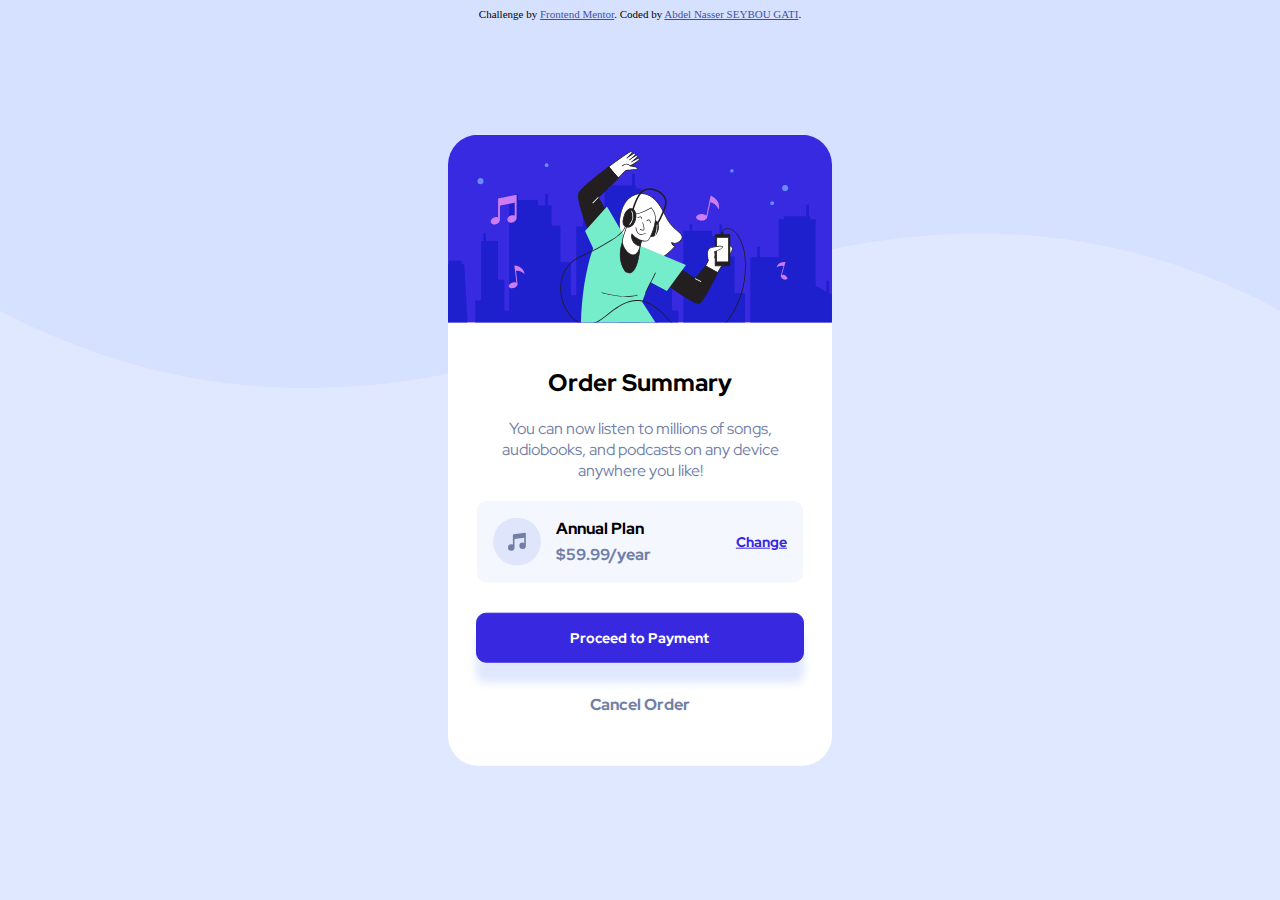
<file: 1-order-summary-component-main/index.html>
<!DOCTYPE html>
<html lang="en">
<head>
	<meta charset="UTF-8">
	<meta name="viewport" content="width=device-width, initial-scale=1.0"> <!-- displays site properly based on user's device -->
	<link rel="icon" type="image/png" sizes="32x32" href="./images/favicon-32x32.png">
	<title>Frontend Mentor | Order summary card</title>
	<!-- Feel free to remove these styles or customise in your own stylesheet 👍 -->
	<style>
	.attribution { font-size: 11px; text-align: center; }
	.attribution a { color: hsl(228, 45%, 44%); }
	</style>
	<link rel="stylesheet" href="style/style.css">
</head>

<body>
	<div id="order-card" role="main">
		<h1 class="sr-only">Order</h1>
		<img id="order-card-image" src="images/illustration-hero.svg" alt="">
		<div id="order-card-body">
			<h2>Order Summary</h2>
			<p id="order-summary">You can now listen to millions of songs, audiobooks, and podcasts on any 
			device anywhere you like!</p>
			<div id="order-plan">
				<div id="order-plan-text" class="d-flex">
					<img src="images/icon-music.svg" alt="Music icon">
					<div class="d-flex flex-direction-column">
						<p id="plan-type">Annual Plan</p>
						<p id="order-price">$59.99/year</p>
					</div>
				</div>
				<div id="order-plan-link"><a href="">Change</a></div>
			</div>
			<a href="" class="btn">Proceed to Payment</a>
			<button>Cancel Order</button>
		</div>
	</div>

	<aside class="attribution">
		Challenge by <a href="https://www.frontendmentor.io?ref=challenge" target="_blank">Frontend Mentor</a>. 
		Coded by <a href="#">Abdel Nasser SEYBOU GATI</a>.
	</aside>
</body>

</html>
</file>
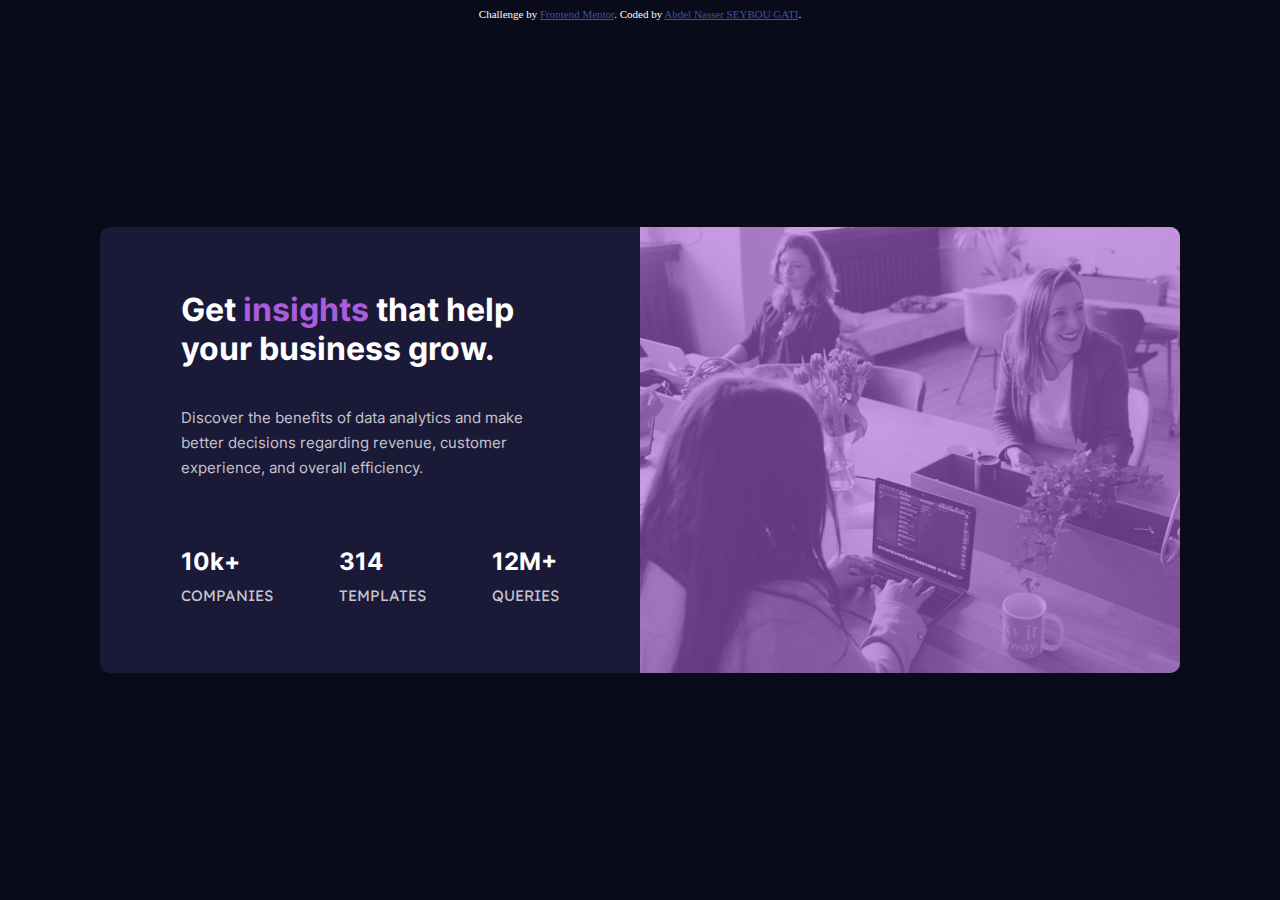
<file: 2-stats-preview-card-component-main/index.html>
<!DOCTYPE html>
<html lang="en">
<head>
  <meta charset="UTF-8">
  <meta name="viewport" content="width=device-width, initial-scale=1.0"> <!-- displays site properly based on user's device -->

  <link rel="icon" type="image/png" sizes="32x32" href="./images/favicon-32x32.png">
  <link rel="stylesheet" href="style/style.css">
  <title>Frontend Mentor | Stats preview card component</title>

  <!-- Feel free to remove these styles or customise in your own stylesheet 👍 -->
  <style>
    .attribution { font-size: 11px; text-align: center; }
    .attribution a { color: hsl(228, 45%, 44%); }
  </style>
</head>
<body>

	<div id="container">
		<div id="card" role="main">
			<img id="img-mobile" src="images/image-header-mobile.jpg" alt="">
			<div id="mobile-overlay"></div>
			<div id="card-text">
				<div id="card-text-body">
					<h1 id="card-title">Get <span>insights</span> that help your business grow.</h1>
					<p id="card-summary">Discover the benefits of data analytics and make better decisions regarding revenue, customer 
					experience, and overall efficiency.</p>
				</div>
				
				<div id="card-text-footer">
					<div id="companies" class="card-text-footer-element">
						<span class="stat-heading">10k+</span>
						<p>COMPANIES</p>
					</div>

					<div id="templates" class="card-text-footer-element">
						<span class="stat-heading">314</span>
						<p>TEMPLATES</p>
					</div>
					
					<div id="queries" class="card-text-footer-element">
						<span class="stat-heading">12M+</span>
						<p>QUERIES</p>
					</div>
				</div>
			</div>
			<img id="img-desktop" src="images/image-header-desktop.jpg" alt="">
			<div id="desktop-overlay"></div>
		</div>
	</div>
	
  	<aside class="attribution">
		Challenge by <a href="https://www.frontendmentor.io?ref=challenge" target="_blank">Frontend Mentor</a>. 
		Coded by <a href="#">Abdel Nasser SEYBOU GATI</a>.
  	</aside>
</body>
</html>
</file>
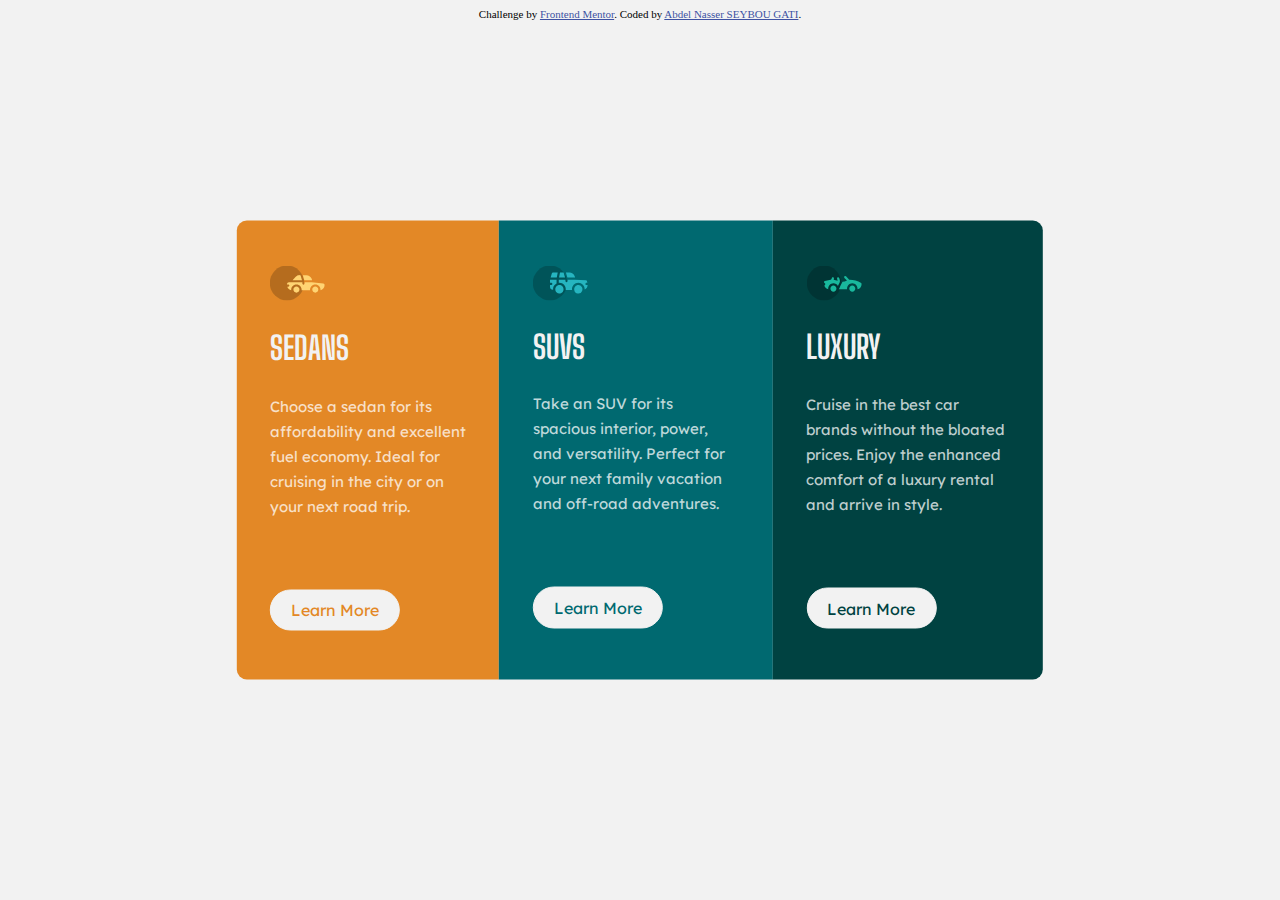
<file: 3-column-preview-card-component-main/index.html>
<!DOCTYPE html>
<html lang="en">
<head>
  <meta charset="UTF-8">
  <meta name="viewport" content="width=device-width, initial-scale=1.0"> <!-- displays site properly based on user's device -->

  <link rel="icon" type="image/png" sizes="32x32" href="./images/favicon-32x32.png">
  <link rel="stylesheet" href="style/style.css">
  <title>Frontend Mentor | 3-column preview card component</title>

  <!-- Feel free to remove these styles or customise in your own stylesheet 👍 -->
  <style>
    .attribution { font-size: 11px; text-align: center; }
    .attribution a { color: hsl(228, 45%, 44%); }
  </style>
</head>
<body>

	<div id="container" role="main" class="d-flex">
		<h1 class="sr-only">Rent a car</h1>

		<div id="sedans-section" class="d-flex justify-content-center">
			<div class="box d-flex flex-direction-column">
				<img src="images/icon-sedans.svg" alt="">
				<h2>SEDANS</h2>
				<p>Choose a sedan for its affordability and excellent fuel economy. Ideal for cruising in the city 
					or on your next road trip.</p>
				<a href="" class="bright-orange">Learn More</a>
			</div>
		</div>

		<div id="suvs-section" class="d-flex justify-content-center">
			<div class="box d-flex flex-direction-column">
				<img src="images/icon-suvs.svg" alt="">
				<h2>SUVS</h2>
				<p>Take an SUV for its spacious interior, power, and versatility. Perfect for your next family vacation 
					and off-road adventures.</p>
				<a href="" class="dark-cyan">Learn More</a>
			</div>	
		</div>

		<div id="luxury-section" class="d-flex justify-content-center">
			<div class="box d-flex flex-direction-column">	
				<img src="images/icon-luxury.svg" alt="">
				<h2>LUXURY</h2>
				<p>Cruise in the best car brands without the bloated prices. Enjoy the enhanced comfort of a luxury 
					rental and arrive in style.</p>
				<a href="" class="very-dark-cyan">Learn More</a>
			</div>
		</div>
	</div>

	<aside class="attribution">
		Challenge by <a href="https://www.frontendmentor.io?ref=challenge" target="_blank">Frontend Mentor</a>. 
		Coded by <a href="#">Abdel Nasser SEYBOU GATI</a>.
	</aside>
</body>
</html>
</file>
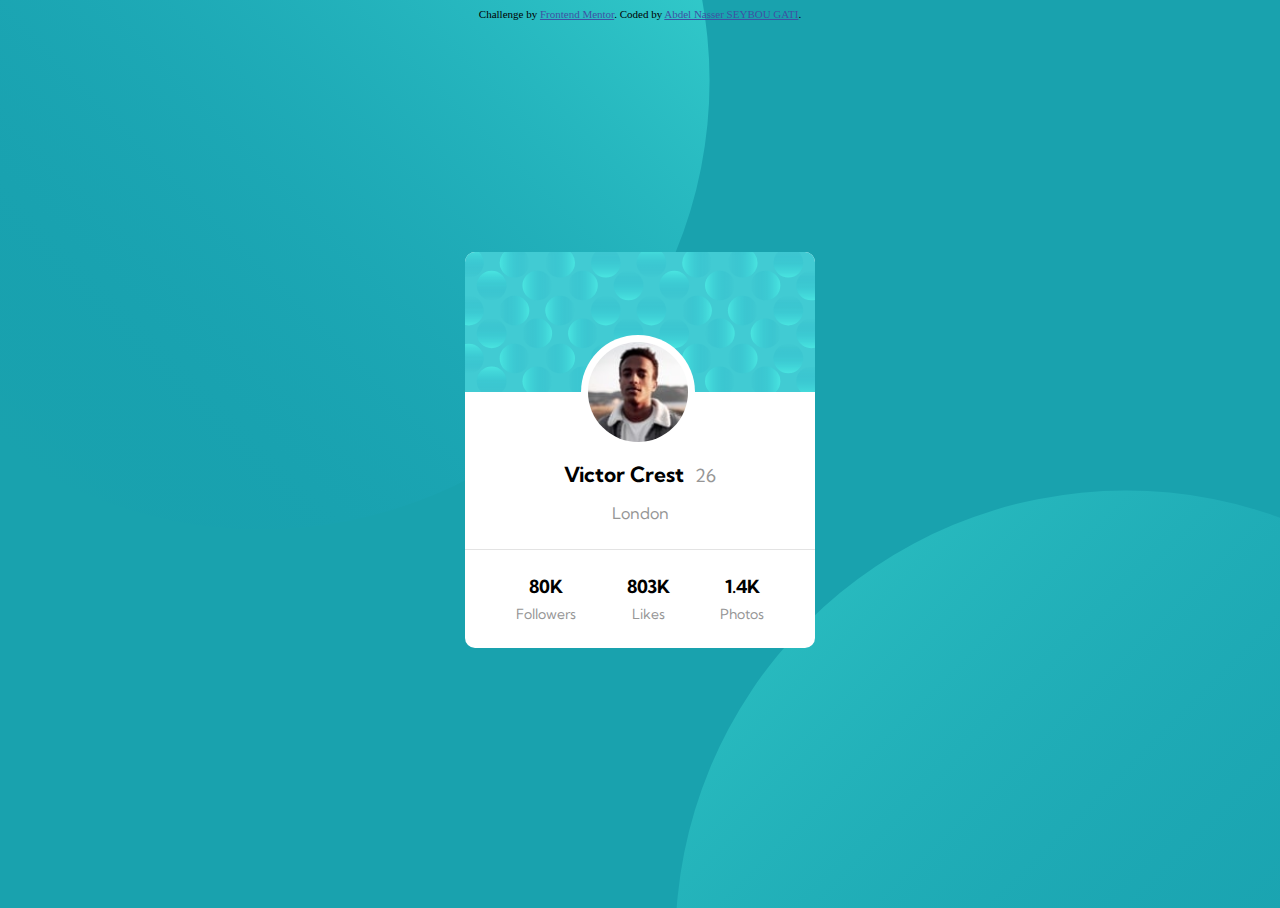
<file: 4-profile-card-component-main/index.html>
<!DOCTYPE html>
<html lang="en">
<head>
  <meta charset="UTF-8">
  <meta name="viewport" content="width=device-width, initial-scale=1.0"> <!-- displays site properly based on user's device -->
  <link rel="stylesheet" href="style/style.css">
  <link rel="icon" type="image/png" sizes="32x32" href="./images/favicon-32x32.png">
  
  <title>Frontend Mentor | Profile card component</title>

  <!-- Feel free to remove these styles or customise in your own stylesheet 👍 -->
  <style>
    .attribution { font-size: 11px; text-align: center; }
    .attribution a { color: hsl(228, 45%, 44%); }
  </style>
</head>
<body>

	<div id="container" role="main">
		<h1 class="sr-only">Profile card</h1>
		<div id="card">
			<div>
				<img id="card-header" src="images/bg-pattern-card.svg" alt="">
			</div>
			<div id="image-container">
				<img src="images/image-victor.jpg" alt="">
			</div>
			<div id="card-body">
				<div id="body-core">
					<div id="body-text">
						<span id="name">Victor Crest</span>
						<span id="age">26</span>
					</div>
					<p id="city">London</p>
				</div>
			</div>

			<div id="card-footer">
				<div>
					<span class="numbers">80K</span>
					<span class="categories">Followers</span>
				</div>
				<div>
					<span class="numbers">803K</span>
					<span class="categories">Likes</span>
				</div>		
				<div>
					<span class="numbers">1.4K</span>
					<span class="categories">Photos</span>
				</div>
			</div>
		</div>
	</div>

	<aside class="attribution">
		Challenge by <a href="https://www.frontendmentor.io?ref=challenge" target="_blank">Frontend Mentor</a>. 
		Coded by <a href="#">Abdel Nasser SEYBOU GATI</a>.
	</aside>
</body>
</html>
</file>
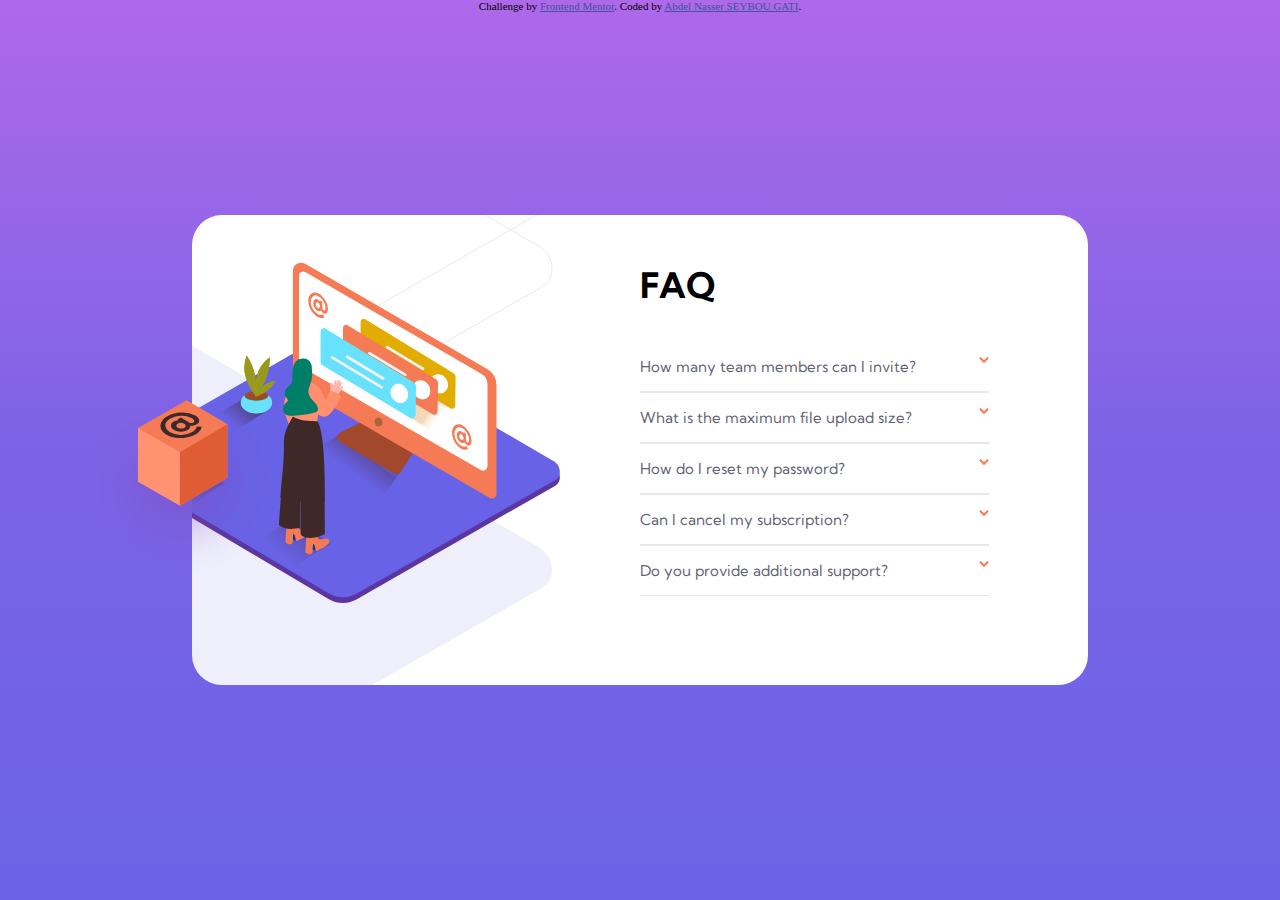
<file: 5-faq-accordion-card-main/index.html>
<!DOCTYPE html>
<html lang="en">
<head>
  <meta charset="UTF-8">
  <meta name="viewport" content="width=device-width, initial-scale=1.0"> <!-- displays site properly based on user's device -->
  <link rel="icon" type="image/png" sizes="32x32" href="./images/favicon-32x32.png">
  <link rel="stylesheet" href="style/style.css">
  <title>Frontend Mentor | FAQ Accordion Card</title>

  <style>
    .attribution { font-size: 11px; text-align: center; }
    .attribution a { color: hsl(228, 45%, 44%); }
  </style>
</head>
<body>
	
	<main>
		<img id="uglySquare" src="images/illustration-box-desktop.svg" alt="">
		<div id="faqImagesDesktop">
			<img id="woman" src="images/illustration-woman-online-desktop.svg" alt="">
		</div>
		<div id="faqImagesMobile">
			<img id="womanMobile" src="images/illustration-woman-online-mobile.svg" alt="">
			<img id="background-pattern-mobile" src="images/bg-pattern-mobile.svg" alt="">
		</div>
		
		<div id="faqTextContent">
			<article>
				<h1>FAQ</h1>
				<div id="sectionsGroup">
					<div class="section">
						<button id="firstButton" class="accordion">How many team members can I invite? <span></span></button>
						<div class="content-panel">
							<p>You can invite up to 2 additional users on the Free plan. There is no limit on 
								team members for the Premium plan.</p>
						</div>
						
					</div>
		
					<div class="section">
						<button class="accordion">What is the maximum file upload size? <span></span></button>
						<div class="content-panel">
							<p>No more than 2GB. All files in your account must fit your allotted storage space.</p>
						</div>
					</div>
		
					<div class="section">
						<button class="accordion">How do I reset my password? <span></span></button>
						<div class="content-panel">
							<p>Click “Forgot password” from the login page or “Change password” from your profile page.
								A reset link will be emailed to you.</p>
						</div>
					</div>
		
					<div class="section">
						<button class="accordion">Can I cancel my subscription? <span></span></button>
						<div class="content-panel">
							<p>Yes! Send us a message and we’ll process your request no questions asked.</p>
						</div>
					</div>
		
					<div class="section">
						<button class="accordion">Do you provide additional support? <span></span></button>
						<div class="content-panel">
							<p>Chat and email support is available 24/7. Phone lines are open during normal business hours.</p>
						</div>
					</div>
				</div>
				
			</article>
		</div>
		
	</main>

</body>
<footer>
	<div class="attribution">
		Challenge by <a href="https://www.frontendmentor.io?ref=challenge" target="_blank">Frontend Mentor</a>. 
		Coded by <a href="#">Abdel Nasser SEYBOU GATI</a>.
	</div>
	<script src="js/script.js"></script>
</footer>
</html>
</file>
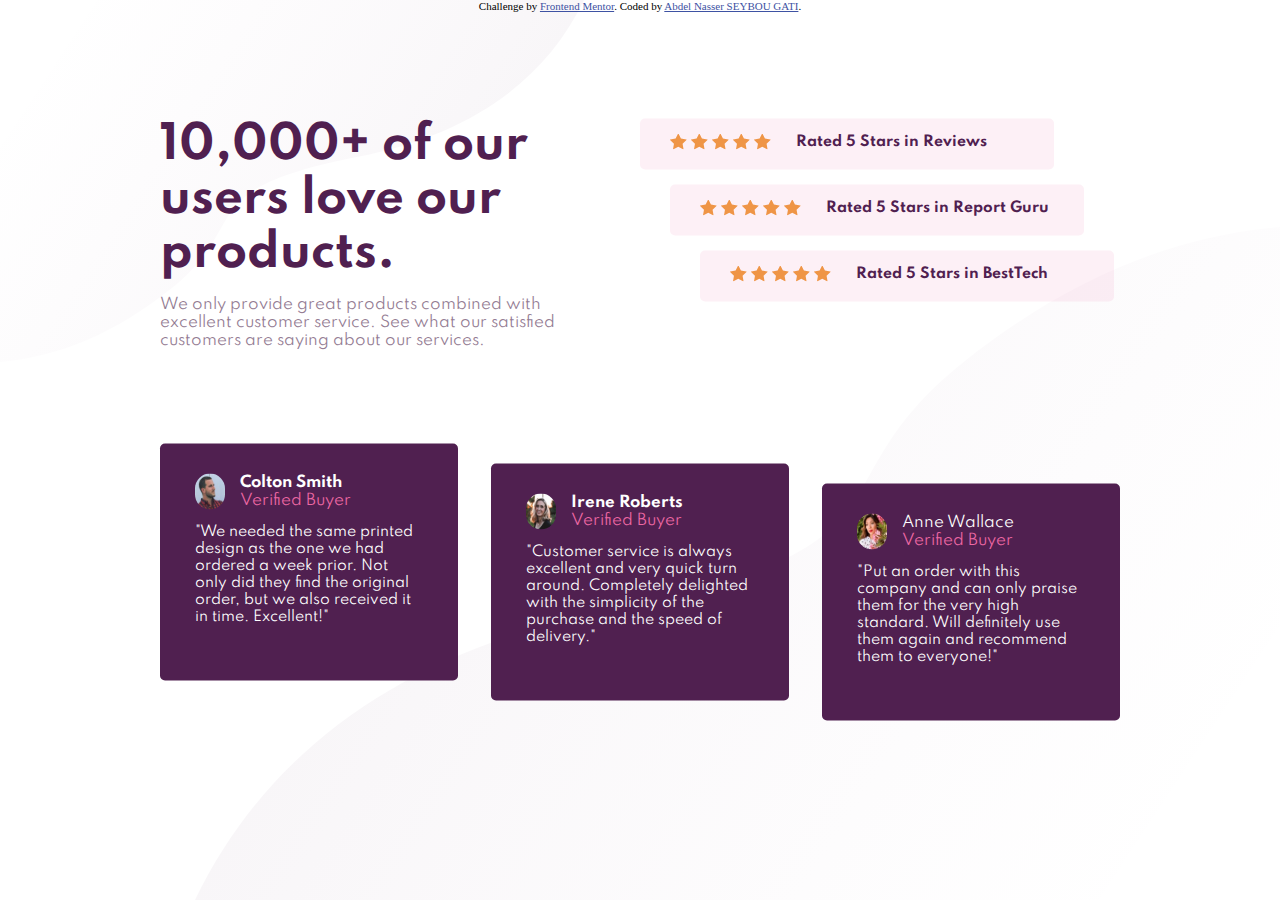
<file: 6-social-proof-section-master/index.html>
<!DOCTYPE html>
<html lang="en">
  <head>
    <meta charset="UTF-8" />
    <meta name="viewport" content="width=device-width, initial-scale=1.0" /> <!-- displays site properly based on user's device -->
    <link rel="icon"type="image/png" sizes="32x32" href="./images/favicon-32x32.png"/>
    <title>Frontend Mentor | Social proof section</title>
	<link rel="stylesheet" href="style/style.css">
    <!-- Feel free to remove these styles or customise in your own stylesheet 👍 -->
    <style>
      .attribution {
        font-size: 11px;
        text-align: center;
      }
      .attribution a {
        color: hsl(228, 45%, 44%);
      }
    </style>
  </head>

	<body>
		<div id="container" role="main" class="d-flex flex-direction-column justify-space-around">
			<div id="upperPart" class="d-flex justify-space-between">
				<div class="w-45">
					<h1>10,000+ of our users love our products.</h1>
					<p class="color-grayish">We only provide great products combined with excellent customer service.
						See what our satisfied customers are saying about our services.</p>
				</div>

				<div class="w-50">
					<div class="ratingBox d-flex w-80">
						<div class="stars">
							<img src="images/icon-star.svg" class="icon-star img-fluid" alt="">
							<img src="images/icon-star.svg" class="icon-star img-fluid" alt="">
							<img src="images/icon-star.svg" class="icon-star img-fluid" alt="">
							<img src="images/icon-star.svg" class="icon-star img-fluid" alt="">
							<img src="images/icon-star.svg" class="icon-star img-fluid" alt="">
						</div>
						<div class="ratingText font-weight-bold">Rated 5 Stars in Reviews</div>
					</div>
					<div class="ratingBox d-flex w-80">
						<div class="stars">
							<img src="images/icon-star.svg" class="icon-star img-fluid" alt="">
							<img src="images/icon-star.svg" class="icon-star img-fluid" alt="">
							<img src="images/icon-star.svg" class="icon-star img-fluid" alt="">
							<img src="images/icon-star.svg" class="icon-star img-fluid" alt="">
							<img src="images/icon-star.svg" class="icon-star img-fluid" alt="">
						</div>
						<div class="ratingText font-weight-bold">Rated 5 Stars in Report Guru</div>
					</div>
					<div class="ratingBox d-flex w-80">
						<div class="stars">
							<img src="images/icon-star.svg" class="icon-star img-fluid" alt="">
							<img src="images/icon-star.svg" class="icon-star img-fluid" alt="">
							<img src="images/icon-star.svg" class="icon-star img-fluid" alt="">
							<img src="images/icon-star.svg" class="icon-star img-fluid" alt="">
							<img src="images/icon-star.svg" class="icon-star img-fluid" alt="">
						</div>
						<div class="ratingText font-weight-bold">Rated 5 Stars in BestTech</div>
					</div>
				</div>
			</div>

			<div id="lowerPart" class="justify-space-between d-flex h-50">
				<div class="presentationBox h-70">
					<div class="presentationBoxContent">
						<div class="d-flex">
							<img src="images/image-colton.jpg" class="presentationImage img-fluid" alt="">
							<div class="d-flex flex-direction-column">
								<span class="font-weight-bold color-white">Colton Smith</span>
								<span class="color-pink">Verified Buyer</span>
							</div>
						</div>
						<p class="color-white">
							"We needed the same printed design as the one we had ordered a week prior.
							Not only did they find the original order, but we also received it in time.
							Excellent!"
						</p>
					</div>	
				</div>

				<div class="presentationBox h-70">
					<div  class="presentationBoxContent">
						<div class="d-flex">
							<img src="images/image-irene.jpg" class="presentationImage img-fluid" alt="">
							<div class="d-flex flex-direction-column">
								<span class="font-weight-bold color-white">Irene Roberts</span>
								<span class="color-pink">Verified Buyer</span>
							</div>
						</div>
						<p class="color-white">
							"Customer service is always excellent and very quick turn around. Completely
							delighted with the simplicity of the purchase and the speed of delivery."
						</p>
					</div>
				</div>

				<div class="presentationBox h-70">
					<div class="presentationBoxContent">
						<div class="d-flex">
							<img src="images/image-anne.jpg" class="presentationImage img-fluid" alt="">
							<div class="d-flex flex-direction-column">
								<span class="color-white">Anne Wallace </span>
								<span class="color-pink	">Verified Buyer</span>
							</div>
						</div>
						<p class="color-white">
							"Put an order with this company and can only praise them for the very high
							standard. Will definitely use them again and recommend them to everyone!"
						</p>
					</div>
				</div>
			</div>
		</div>

		<div class="attribution" role="contentinfo">
		Challenge by
		<a href="https://www.frontendmentor.io?ref=challenge" target="_blank"
			>Frontend Mentor</a
		>. Coded by <a href="#">Abdel Nasser SEYBOU GATI</a>.
		</div>
	</body>
</html>
</file>
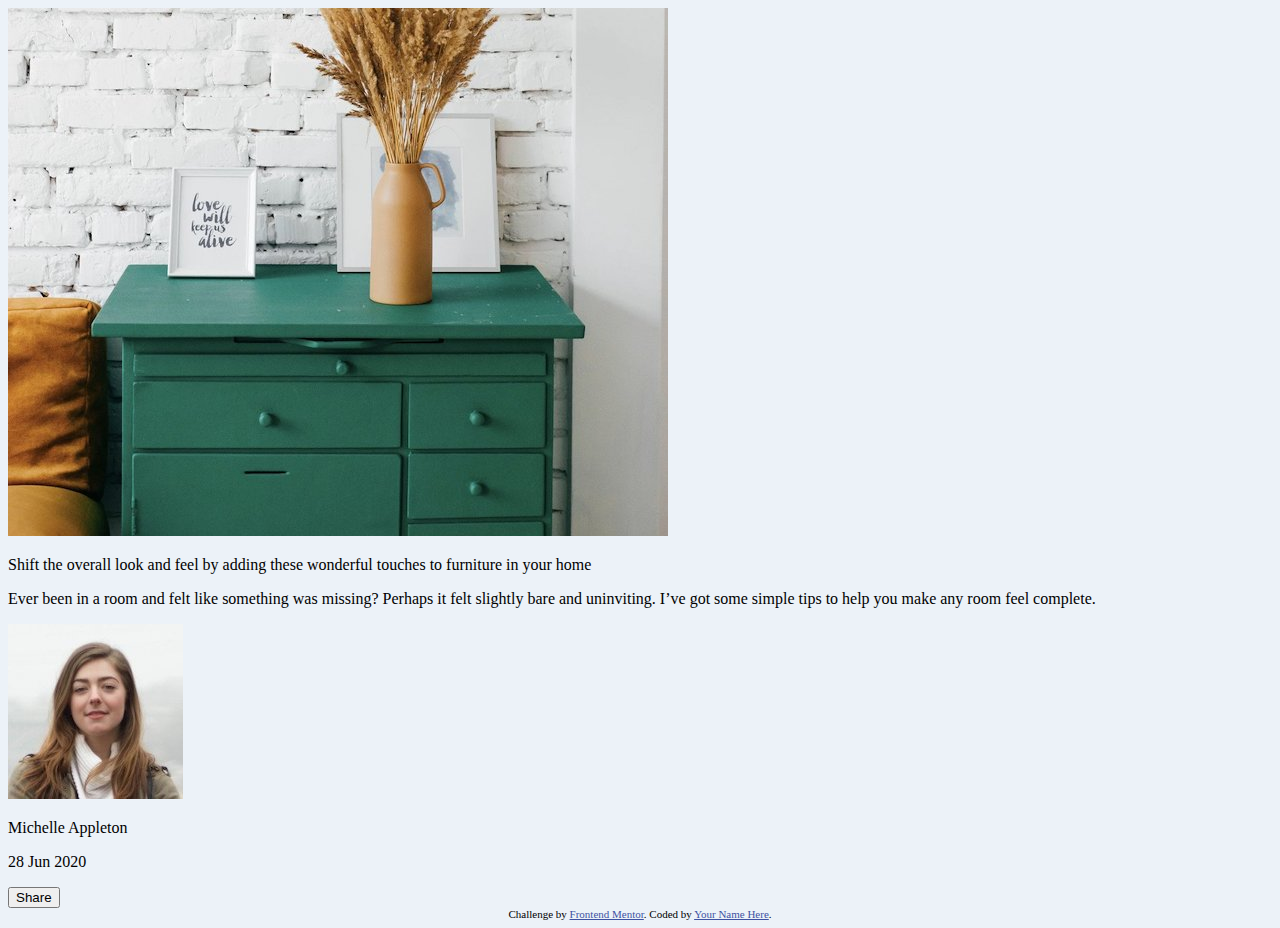
<file: 7-article-preview-component-master/index.html>
<!DOCTYPE html>
<html lang="en">
<head>
  <meta charset="UTF-8">
  <meta name="viewport" content="width=device-width, initial-scale=1.0"> <!-- displays site properly based on user's device -->

  <link rel="icon" type="image/png" sizes="32x32" href="./images/favicon-32x32.png">
  
  <title>Frontend Mentor | Article preview component</title>
  <!-- CSS only -->
  <link href="https://cdn.jsdelivr.net/npm/bootstrap@5.2.1/dist/css/bootstrap.min.css" rel="stylesheet" integrity="sha384-iYQeCzEYFbKjA/T2uDLTpkwGzCiq6soy8tYaI1GyVh/UjpbCx/TYkiZhlZB6+fzT" crossorigin="anonymous">
  <link rel="stylesheet" href="style/style.css">
  <!-- Feel free to remove these styles or customise in your own stylesheet 👍 -->
  <style>
    .attribution { font-size: 11px; text-align: center; }
    .attribution a { color: hsl(228, 45%, 44%); }
  </style>
</head>
<body>

  <div class="container row align-items-center" role="main" class="d-flex flex-direction-column justify-space-around">
    <div class="component col-11 align-self-center">
      <img class="img-fluid" src="./images/drawers.jpg" alt="drawers picture">

      <div>
        <p>Shift the overall look and feel by adding these wonderful touches to furniture in your home</p>
        <p>Ever been in a room and felt like something was missing? Perhaps it felt slightly bare and uninviting. I’ve got some simple tips to help you make any room feel complete.</p>
        
        <div>
          <img src="./images/avatar-michelle.jpg" alt="Profil picture">
          <div>
            <p>Michelle Appleton</p>
            <p>28 Jun 2020</p>
          </div>
          <button>Share</button>
        </div>
      </div>
    </div>
  </div>

  <div class="attribution">
    Challenge by <a href="https://www.frontendmentor.io?ref=challenge" target="_blank">Frontend Mentor</a>. 
    Coded by <a href="#">Your Name Here</a>.
  </div>

  <!-- JavaScript Bundle with Popper -->
  <script src="https://cdn.jsdelivr.net/npm/bootstrap@5.2.1/dist/js/bootstrap.bundle.min.js" integrity="sha384-u1OknCvxWvY5kfmNBILK2hRnQC3Pr17a+RTT6rIHI7NnikvbZlHgTPOOmMi466C8" crossorigin="anonymous"></script>
</body>

</html>
</file>
<file: 1-order-summary-component-main/style/style.css>
@font-face {
    font-family: "Red hat display";
    src: url("../../fonts/Red-Hat-Display/RedHatDisplay-VariableFont_wght.ttf"),
            url("../../fonts/Red-Hat-Display/RedHatDisplay-Italic-VariableFont_wght.ttf")
}

body {
    background-image: url(../images/pattern-background-desktop.svg);
    background-repeat: no-repeat;
    background-size: cover;
    background-color: hsl(225, 100%, 94%);
}

h2 {
    margin-top: 40px;
    font-family: "Red hat display";
}

#order-card {
    position: fixed;
    top: 50%;
    left: 50%;
    transform: translate(-50%, -50%);
    width: 30%;
    border-radius: 30px;
    padding-bottom: 50px;
    background-color: #fff;
}

@media (min-width: 1500px) { 
    #order-card {
        width: 25%;
    }
}

@media (max-width: 990px) { 
    #order-card {
        width: 40%;
    }
}

@media (max-width: 760px) { 
    #order-card {
        width: 60%;
    }
}

@media (max-width: 560px) { 
    #order-card {
        width: 86%;
    }
}


#order-card-image {
    width: 100%;
    height: auto;
    border-radius: 30px 30px 0 0;
}

#order-card-body {
    display: flex;
    flex-direction: column;
    align-items: center;
}

#order-summary {
    font-family: "Red hat display";
    text-align: center;
    width: 80%;
    color: hsl(224, 23%, 55%);
    margin-top: 0;
    margin-bottom: 20px;
}

#order-plan {
    display: flex;
    justify-content: space-between;
    align-items: center;
    background-color: hsl(225, 100%, 98%);
    width: 85%;
    border-radius: 10px;
    padding-top: 17px;
    padding-bottom: 17px;
}

#order-plan-text {
    margin-left: 5%;
}

#order-plan-text img {
    padding-right: 15px;
    width: 100%;
    height: auto;
}

#order-plan-text div p {
    margin: 0;
}

#plan-type {
    font-weight: bold;
    white-space: nowrap;
    font-family: "Red hat display";
}

#order-price {
    color: hsl(224, 23%, 55%);
    padding-top: 5px;
    font-weight: bold;
    font-family: "Red hat display";
}

#order-plan-link {
    font-weight: bold;
    margin-right: 5%;
}

#order-plan-link a {
    color: hsl(245, 75%, 52%);
    font-family: "Red hat display";
    font-size: 14px;
}

#order-plan-link a:active {
    color: #766cf1;
}

.btn {
    font-family: "Red hat display";
    padding-top: 15px;
    padding-bottom: 15px;
    font-size: 14px;
    width: 85%;
    display: inline-block;
    text-decoration: none;
    text-align: center;
    white-space: nowrap;
    vertical-align: middle;
    touch-action: manipulation;
    cursor: pointer;
    user-select: none;
    background-image: none;
    border: 1px solid transparent;
    color: #fff;
    background-color: hsl(245, 75%, 52%);
    border-color: hsl(245, 75%, 52%);
    border-radius: 10px;
    font-weight: bold;
    margin-top: 30px;
    margin-bottom: 30px;
    box-shadow: 0px 20px 9px hsl(225, 100%, 94%);
}

.btn:active {
    background-color: #766cf1;
    border-color: #766cf1;
}

button {
    font-family: "Red hat display";
    border: none;
    background-color: transparent;
    touch-action: manipulation;
    cursor: pointer;
    font-size: 16px;
    color: hsl(224, 23%, 55%);
    font-weight: bold;
}

button:active {
    color: #000;
}

.d-flex {
    display: flex;
}

.flex-direction-column {
    flex-direction: column;
}

.sr-only {
    position: absolute;
    width: 1px;
    height: 1px;
    padding: 0;
    margin: -1px;
    overflow: hidden;
    clip: rect(0,0,0,0);
    border: 0;
}
</file>
<file: 2-stats-preview-card-component-main/style/style.css>
@font-face {
    font-family: "Inter";
    src: url("../../fonts/Inter/Inter-VariableFont_slnt\,wght.ttf");
}
@font-face {
    font-family: "Lexend Deca";
    src: url("../../fonts/Lexend-Deca/LexendDeca-VariableFont_wght.ttf");
}

body {
    background-color: hsl(233, 47%, 7%);
    color: #fff;
}

#container {
    position: absolute;
    left: 50%;
    top: 50%;
    transform: translate(-50%, -50%);
}

#card {
    display: flex;
    width: 1080px;
    background-color: hsl(244, 38%, 16%);
    border-radius: 10px;
}

#card-text {
    display: flex;
    flex-direction: column;
    align-items: center;
    width: 50%;
}

#card-title {
    font-family: "Inter";
    padding-top: 25px;
    padding-bottom: 15px;
    color: hsl(0, 0%, 100%);
}

#card-title span {
    color: hsl(277, 64%, 61%);
}

#card-text-body {
    display: flex;
    flex-direction: column;
    justify-content: end;
    height: 60%;
    width: 70%;
}

.stat-heading {
    font-family: "Inter";
    color: hsl(0, 0%, 100%);
    font-size: 24px;
    font-weight: bold;
}

#card-text-footer {
    display: flex;
    justify-content: space-between;
    align-items: center;
    height: 40%;
    width: 70%;
}

#card-text-footer div p {
    font-family: "Lexend Deca";
}

.card-text-footer-element p {
    font-family: "Inter";
    font-size: 15px;
    color: hsla(0, 0%, 100%, 0.75);
    margin-top: 10px;
}

#card-summary {
    font-family: "Inter";
    font-size: 15px;
    color: hsla(0, 0%, 100%, 0.75);
    line-height: 25px;
    margin-top: 0;
}

#img-desktop {
    max-width: 100%;
    width: 50%;
    height: auto;
    border-radius: 0 10px 10px 0;
}
#img-mobile {
    display: none;
}

#mobile-overlay {
    display: none;
    position: absolute;
    width: 100%;
    height: 275px;
    background-color: hsla(277, 64%, 61%, 0.6);
}

#desktop-overlay {
    display: block;
    position: absolute;
    left: 50%;
    width: 50%;
    height: 446px;
    background-color: hsla(277, 64%, 61%, 0.6);
    border-radius: 0 10px 10px 0;
}

@media (max-width: 768px) {
    #img-desktop {
        display: none;
    }
    #img-mobile {
        display: block;
        max-width: 100%;
        height: auto;
        border-radius: 10px 10px 0 0;
    }
    #mobile-overlay {
        display: block;
        border-radius: 10px 10px 0 0;
    }
    #desktop-overlay {
        display: none;
    }
    #card {
        flex-direction: column;
        width: 375px;
    }
    #card-text {
        width: 100%;
        flex: 99;
    }
    #card-text-footer {
        flex-direction: column;
        padding-top: 30px;
    }
    h1 {
        margin-bottom: 0;
        font-size: 26px;
    }
    #card-text-body {
        text-align: center;
    }

    .card-text-footer-element {
        width: 30%;
        padding-bottom: 15px;
    }
}
</file>
<file: 3-column-preview-card-component-main/style/style.css>
@font-face {
    font-family: "Lexend Deca";
    src: url(../../fonts/Lexend-Deca/LexendDeca-VariableFont_wght.ttf);
}

@font-face {
    font-family: "Big Shoulders Display";
    src: url(../../fonts/Big-Shoulders-Display/BigShouldersDisplay-VariableFont_wght.ttf);
}

body {
    background-color: hsl(0, 0%, 95%);
}

img {
    margin-top: 45px;
    width: 55px;
    height: 35px;
}

h2 {
    font-family: "Big Shoulders Display";
    font-size: 32px;
    color: hsl(0, 0%, 95%);
    margin-bottom: 10px;
}

p {
    font-family: "Lexend Deca";
    font-size: 15px;
    color: hsla(0, 0%, 100%, 0.75);
    line-height: 25px;
    margin-bottom: 35%;
}


#container {
    position: absolute;
    left: 50%;
    top: 50%;
    transform: translate(-50%, -50%);
    border-radius: 10px;
    width: 63%;
}

.box {
    width: 75%;
    justify-content: space-between;
}

#sedans-section {
    background-color: hsl(31, 77%, 52%);
    border-radius: 10px 0 0 10px;
}

#suvs-section {
    background-color: hsl(184, 100%, 22%);
}

#luxury-section {
    background-color: hsl(179, 100%, 13%);
    border-radius: 0 10px 10px 0;
}

.d-flex {
    display: flex;
}

.flex-direction-column {
    flex-direction: column;
}

.justify-content-center {
    justify-content: center;
}

.align-items-center {
    align-items: center;
}

.sr-only {
    position: absolute;
    width: 1px;
    height: 1px;
    padding: 0;
    margin: -1px;
    overflow: hidden;
    clip: rect(0,0,0,0);
    border: 0;
}

.box a {
    font-family: "Lexend Deca";
    text-decoration: none;
    display: inline-block;
    font-weight: 400;
    text-align: center;
    white-space: nowrap;
    vertical-align: middle;
    user-select: none;
    border: 1px solid transparent;
    padding: .475rem 1.25rem;
    font-size: 1rem;
    line-height: 1.5;
    border-radius: 30px;
    background-color: hsl(0, 0%, 95%);
    border-color: hsl(0, 0%, 95%);
    width: min-content;
    margin-bottom: 25%;
}

.box a:focus {
    background-color: transparent;
    color: hsla(0, 0%, 100%, 0.75);
}

.bright-orange {
    color: hsl(31, 77%, 52%);
}
.dark-cyan {
    color: hsl(184, 100%, 22%);
}
.very-dark-cyan {
    color: hsl(179, 100%, 13%);
}

@media (max-width: 768px) {
    #container {
        flex-direction: column;
        position: absolute;
        transform: translate(0%, 0%);
        width: 85%;
        left: 7%;
        top: 3%;
    }
    p {
        margin-bottom: 10%;
    }
    .box a {
        margin-bottom: 35px;
    }
    #sedans-section {
        border-radius: 10px 10px 0 0;
    }
    #luxury-section {
        border-radius: 0 0 10px 10px;
    }
    img {
        margin-top: 35px;
    }
}
</file>
<file: 4-profile-card-component-main/style/style.css>
@font-face {
    font-family: "Kumbh Sans";
    src: url(../../fonts/Kumbh-Sans/KumbhSans-VariableFont_wght.ttf);
}

html { height: 100%; }

body {
    height: 100%;
    background-image: url(../images/bg-pattern-top.svg), url(../images/bg-pattern-bottom.svg);
    background-color: hsl(185, 75%, 39%);
    background-size: contain;
    background-position: -190px -370px, 675px 490px;
    background-repeat: no-repeat;
}

#container {
    position: absolute;
    top: 50%;
    left: 50%;
    transform: translate(-50%, -50%);
    font-weight: 400;
    font-family: "Kumbh Sans";
}

#card {
    background-color: white;
    border-radius: 10px 10px 10px 10px;
    /* position: relative; */
}

#card-header {
    border-radius: 10px 10px 0 0;
}

#card-body {
    padding-bottom: 10px;
}

#body-core {
    display: flex;
    flex-direction: column;
    align-items: center;
    padding-top: 65px;
    padding-bottom: 0;
}

#image-container {
    border-radius: 110px;
    display: block;
    left: 33%;
    position: absolute;
    top: 21%;
    background-color: white;
    padding: 7px;
}

#image-container img {
    border-radius: 110px;
    height: 100px;
}

#body-text {
    font-size: 18px;
}

#body-text #name {
    font-weight: 700;
    margin-right: 7px;
    font-size: 21px;
}

#body-text #age {
    color: hsl(0, 0%, 59%);
}

#city {
    color: hsl(0, 0%, 59%);
}

#card-footer {
    display: flex;
    justify-content: space-evenly;
    padding: 25px 0;
    border-top: 1.5px solid hsl(0, 0%, 89%);
}

#card-footer div {
    display: flex;
    flex-direction: column;
    align-items: center;
}

#card-footer .numbers {
    font-size: 18px;
    font-weight: 700;
    margin-bottom: 7px;
}

#card-footer .categories {
    color: hsl(0, 0%, 59%);
    font-size: 14px;
}

.sr-only {
  position: absolute;
  width: 1px;
  height: 1px;
  padding: 0;
  margin: -1px;
  overflow: hidden;
  clip: rect(0,0,0,0);
  border: 0;
}
</file>
<file: 5-faq-accordion-card-main/style/style.css>
@font-face {
    font-family: "Kumbh Sans";
    src: url(../../fonts/Kumbh-Sans/KumbhSans-VariableFont_wght.ttf);
}

html {
    height: 100%;
}

body {
    height: 100%;
    background: linear-gradient(#af68ea, #7c63e5, #6a63e7);
    margin: 0;
}

main {
    position: absolute;
    top: 50%;
    left: 50%;
    transform: translate(-50%, -50%);
    display: flex;
    background-color: #ffffff;
    border-radius: 30px;
    width: 70%;
    height: 470px;
    /* padding: 15px 0; */
}

article {
    display: flex;
    flex-direction: column;
    align-items: start;
    justify-content: center;
    width: 100%;
}

#faqTextContent {
    display: flex;
    width: 50%;
}

h1 {
    font-size: 35px;
    position: absolute;
    top: 25px;
    font-family: "Kumbh Sans";
}

.section {
    font-size: 14px;
    width: 65%;
}

#sectionsGroup {
    width: 100%;
    height: 65%;
    margin-top: 20%;
}

button {
    font-family: "Kumbh Sans";
    background: transparent;
    box-shadow: 0px 0px 0px transparent;
    border: 0px solid transparent;
    border-top: 1px solid #e8e8e8;
    border-bottom: 1px solid #e8e8e8;
    border-top: 1px solid #e8e8e8;
    padding: 15px 0px 15px 0px;  
    text-shadow: 0px 0px 0px transparent;
    text-align: left;
    font-size: 15px;
    width: 120%;
    color: #626273;
}

#firstButton {
    border-top: none;
}

button span {
    position: relative;
    top: 48%;
    content: url(../images/icon-arrow-down.svg);
    text-align: right;
    float: right;
}
    
button:hover {
    background: transparent;
    box-shadow: 0px 0px 0px transparent;
    text-shadow: 0px 0px 0px transparent;
    color: orange;
    cursor: pointer;
}

button:active {
    outline: none;
    border: none;
}

button:focus {
    outline: 0;
}

p {
    font-family: "Kumbh Sans";
    color: #7c7c7d;
}

#faqImagesDesktop {
    background-image: url("../images/bg-pattern-desktop.svg");
    background-repeat: no-repeat;
    background-position: -605px -320px;
    position: relative;
    overflow: hidden;
    user-select: none;
    width: 50%;
}

#faqImagesMobile {
    display: none;
}

#background-pattern {
    position: relative;
    max-width: 105%;
    height: auto;
    right: 100px;
    z-index: 0;
}

#woman {
    position: absolute;
    max-width: 100%;
    height: auto;
    left: -80px;
    top: 10%;
}

#uglySquare {
    max-width: 100%;
    height: auto;
    position: absolute;
    left: -105px;
    top: 39%;
    z-index: 999;
}

.content-panel {
    display: none;
}

.active {
    display: block;
}

.bold {
    font-weight: bold;
}

.rotation {
    transform: rotate(180deg);
}


@media only screen and (max-width: 999px) {
    main {
        flex-direction: column;
        height: 70%;
        width: 88%;
        top: 55%;
    }

    h1 {
        position: relative;
        left: 35%;
        top: 0;
    }

    #faqImagesDesktop {
        display: none;
    }

    #faqImagesMobile {
        display: block;
    }

    #womanMobile {
        position: absolute;
        top: -110px;
        right: 7%;
        width: 85%;
    }

    #background-pattern-mobile {
        position: absolute;
        right: 12%;
    }

    #faqImagesMobile img {
        max-width: 100%;
        height: auto;
    }

    #uglySquare {
        display: none;
    }

    #faqImagesMobile, #faqTextContent {
        width: 100%;
    }

    #sectionsGroup {
        margin-top: 0;
        display: flex;
        flex-direction: column;
        margin-left: 10px;
        width: 120%;
        height: 80%;
    }

    #faqTextContent {
        position: absolute;
        top: 25%;
    }
    
}

@media only screen and (min-width: 505px) {
    #womanMobile {
        top: -135px;
        right: 13%;
        width: 75%;
    }
}

@media only screen and (min-width: 640px) {
    #womanMobile {
        width: 60%;
        right: 21%;
    }
    #background-pattern-mobile {
        right: 33%;
    }
}

@media only screen and (min-width: 810px) {
    #womanMobile {
        width: 45%;
        right: 30%;
    }
}

@media only screen and (min-width: 1000px) and (max-width: 1150px) {
    #faqImagesDesktop {
        background-position: -666px -355px;
    }
    #uglySquare {
        left: -105px;
        top: 35%;
    }
}
</file>
<file: 6-social-proof-section-master/style/style.css>
@font-face {
    font-family: "Spartan";
    src: url(../../fonts/Spartan/Spartan-VariableFont_wght.ttf);
}

html {
    height: 100%;
}

body {
    height: 100%;
    background-image: url("../images/bg-pattern-top-desktop.svg"), url("../images/bg-pattern-bottom-desktop.svg");
    background-repeat: no-repeat;
    background-position: top left, bottom right;
    margin: 0;
}

#container {
    position: absolute;
    top: 50%;
    left: 50%;
    transform: translate(-50%, -50%);
    font-size: 15px;
    font-family: "Spartan";
    font-weight: 400;
    width: 75%;
    height: 75%;
}

.d-flex {
    display: flex;
}

.flex-direction-column {
    flex-direction: column;
}

.justify-space-between {
    justify-content: space-between;
}

.justify-space-around {
    justify-content: space-around;
}

.img-fluid {
    max-width: 100%;
    height: auto;
}

.w-10 { width: 10%; }
.w-20 { width: 20%; }
.w-30 { width: 30%; }
.w-40 { width: 40%; }
.w-45 { width: 45%; }
.w-50 { width: 50%; }
.w-60 { width: 60%; }
.w-70 { width: 70%; }
.w-80 { width: 80%; }
.w-90 { width: 90%; }
.w-100 { width: 100%; }

.h-50 { height: 50%; }
.h-60 { height: 60%; }
.h-70 { height: 70%; }
.h-80 { height: 80%; }
.h-90 { height: 90%; }
.h-100 { height: 100%; }

.color-grayish {
    color: hsl(303, 10%, 53%);
}

.color-white {
    color: hsl(0, 0%, 100%);
}

.color-pink {
    color: hsl(333, 80%, 67%);
}

.font-weight-semi-bold {
    font-weight: 500;
}

.font-weight-bold {
    font-weight: 700;
}

h1 {
    color: hsl(300, 43%, 22%);
    margin: 0;
    font-size: 45px;
}

.ratingBox {
    padding: 15px;
    background-color: hsla(333, 80%, 67%, 0.1);
    border-radius: 5px;
    margin-bottom: 15px;
}

.ratingBox:nth-child(2) {
    margin-left: 30px;
}
.ratingBox:nth-child(3) {
    margin-left: 60px;
}

.ratingBox  .ratingText {
    color: hsl(300, 43%, 22%);
    font-size: 14px;
}

.presentationBox {
    padding: 0px 5px;
    background-color: hsl(300, 43%, 22%);
    border-radius: 5px;
    width: 30%;
}

.presentationBox:nth-child(2) {
    margin-top: 20px;
}

.presentationBox:nth-child(3) {
    margin-top: 40px;
}

.presentationBox .presentationImage {
    border-radius: 60px;
    width: 13%;
    margin-right: 15px;
}

.presentationBox .presentationBoxContent {
    margin-top: 30px;
    margin-right: 30px;
    margin-left: 30px;
}

.presentationBox p {
    font-family: "Spartan";
    font-size: 14px;
}

.stars {
    margin-left: 15px;
    margin-right: 25px;
}

#upperPart {
    margin-bottom: 7%;
}

@media screen and (max-width: 1197px) {
    .ratingBox {
        width: 100%;
    }

    .presentationBox {
        height: 90%;
    }

    .presentationBox .presentationImage {
        width: 20%;
    }
}



@media screen and (max-width: 972px) {
    h1 {
        font-size: 35px;
    }

    .ratingBox {
        flex-direction: column;
        text-align: center;
        padding-left: 0;
        padding-right: 0;
    }

    .ratingBox:nth-child(2) {
        margin-left: 0;
    }

    .ratingBox:nth-child(3) {
        margin-left: 0;
    }

    #upperPart {
        flex-direction: column;
        justify-content: center;
        padding-bottom: 30px;
        height: 100%;
    }

    #upperPart div {
        width: 100%;
    }

    #lowerPart div {
        width: 100%;
    }

    #lowerPart {
        flex-direction: column;
        justify-content: center;
        height: 100%;
    }

    #container {
        font-size: 15px;
        font-family: "Spartan";
        font-weight: 400;
        width: 50%;
        height: 100%;
        top: 85%;
    }

    .stars {
        margin-left: 0;
        margin-right: 0;
    }

    .presentationBox {
        padding: 0;
        padding-bottom: 15px;
    }

    .presentationBox .presentationBoxContent p{
        width: 80%;
    }

    .presentationBox:nth-child(2) {
        margin-top: 20px;
    }
    
    .presentationBox:nth-child(3) {
        margin-top: 20px;
        margin-bottom: 20%;
    }
}


@media screen and (max-width: 779px) {
   #container {
       top: 85%;
       width: 80%;
       margin-bottom: 5%;
   }

   .presentationBox:nth-child(3) {
    margin-bottom: 20%;
    }
}
</file>
<file: 7-article-preview-component-master/style/style.css>
body {
    background-color: hsl(210, 46%, 95%);
}
</file>
